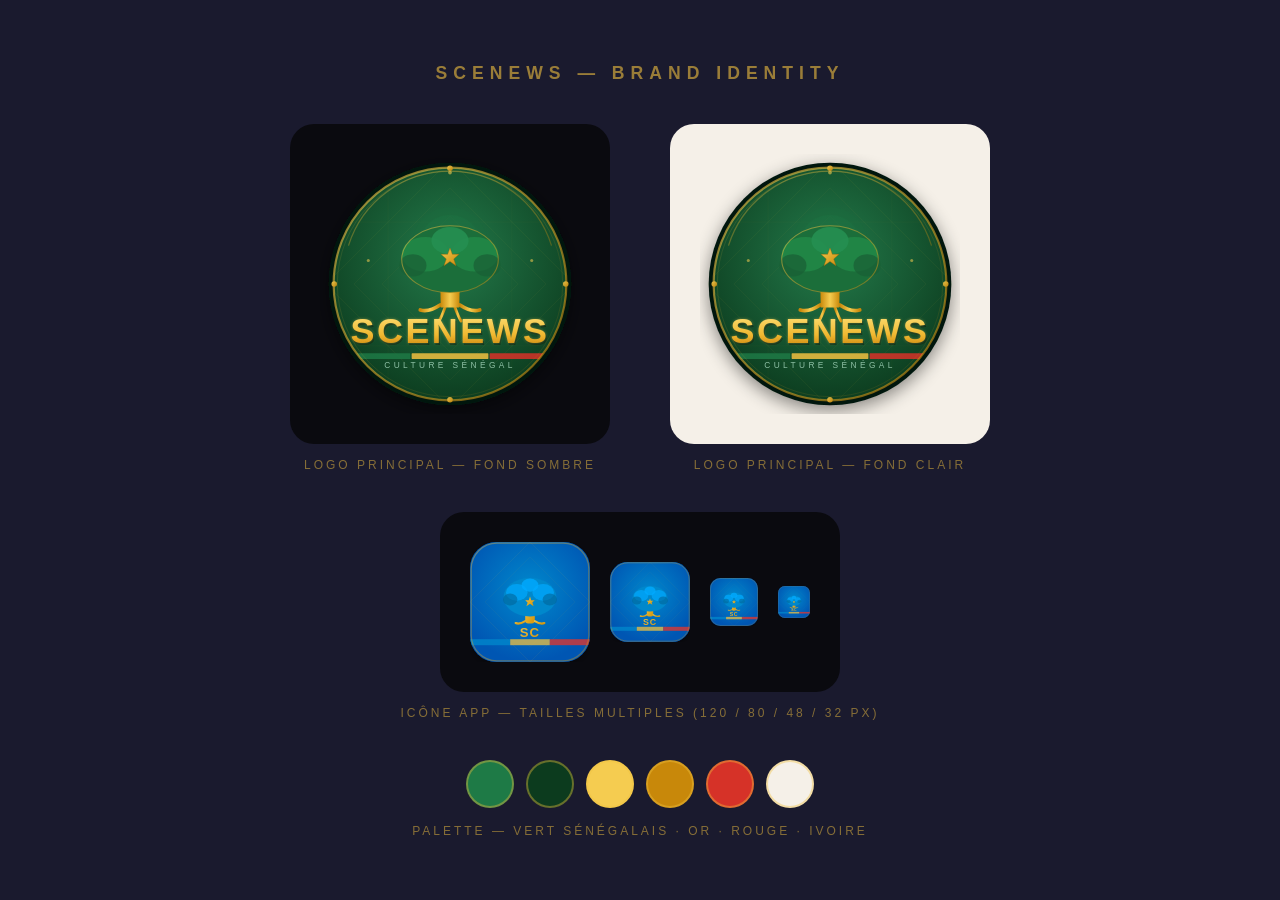
<file: scenews-preview.html>
<!DOCTYPE html>
<html lang="fr">
<head>
  <meta charset="UTF-8">
  <title>Scenews — Aperçu Logo</title>
  <style>
    body {
      margin: 0;
      background: #1a1a2e;
      display: flex;
      flex-direction: column;
      align-items: center;
      justify-content: center;
      min-height: 100vh;
      font-family: 'Trebuchet MS', sans-serif;
      color: #f0c040;
      gap: 40px;
      padding: 40px 20px;
      box-sizing: border-box;
    }
    h1 { font-size: 1.1rem; letter-spacing: 6px; opacity: 0.6; margin: 0; text-transform: uppercase; }
    .row {
      display: flex;
      gap: 60px;
      align-items: center;
      flex-wrap: wrap;
      justify-content: center;
    }
    .card {
      display: flex;
      flex-direction: column;
      align-items: center;
      gap: 14px;
    }
    .label {
      font-size: 0.75rem;
      letter-spacing: 3px;
      opacity: 0.5;
      text-transform: uppercase;
    }
    /* Fond sombre pour simuler écran mobile */
    .on-dark { background: #0a0a0f; padding: 30px; border-radius: 24px; }
    /* Fond clair */
    .on-light { background: #f5f0e8; padding: 30px; border-radius: 24px; }
    img { display: block; }
  </style>
</head>
<body>
  <h1>Scenews — Brand Identity</h1>

  <div class="row">
    <!-- Logo rond sur fond sombre -->
    <div class="card">
      <div class="on-dark">
        <img src="scenews-logo.svg" width="260" height="260" alt="Logo Scenews">
      </div>
      <span class="label">Logo principal — fond sombre</span>
    </div>

    <!-- Logo rond sur fond clair -->
    <div class="card">
      <div class="on-light">
        <img src="scenews-logo.svg" width="260" height="260" alt="Logo Scenews">
      </div>
      <span class="label">Logo principal — fond clair</span>
    </div>
  </div>

  <div class="row">
    <!-- Icône app tailles multiples -->
    <div class="card">
      <div class="on-dark" style="display:flex;gap:20px;align-items:center;">
        <img src="scenews-icon.svg" width="120" height="120" alt="Icon 120">
        <img src="scenews-icon.svg" width="80"  height="80"  alt="Icon 80">
        <img src="scenews-icon.svg" width="48"  height="48"  alt="Icon 48">
        <img src="scenews-icon.svg" width="32"  height="32"  alt="Icon 32">
      </div>
      <span class="label">Icône app — tailles multiples (120 / 80 / 48 / 32 px)</span>
    </div>
  </div>

  <!-- Palette couleurs -->
  <div class="row" style="gap:12px;">
    <div style="width:44px;height:44px;border-radius:50%;background:#1e7a46;border:2px solid #f0c04066;title:'Vert primaire'"></div>
    <div style="width:44px;height:44px;border-radius:50%;background:#0c3b1e;border:2px solid #f0c04066;"></div>
    <div style="width:44px;height:44px;border-radius:50%;background:#f5cc50;border:2px solid #f0c04066;"></div>
    <div style="width:44px;height:44px;border-radius:50%;background:#c8880a;border:2px solid #f0c04066;"></div>
    <div style="width:44px;height:44px;border-radius:50%;background:#d63228;border:2px solid #f0c04066;"></div>
    <div style="width:44px;height:44px;border-radius:50%;background:#f5f0e8;border:2px solid #f0c04066;"></div>
  </div>
  <span class="label" style="margin-top:-24px;">Palette — Vert sénégalais · Or · Rouge · Ivoire</span>
</body>
</html>
</file>
